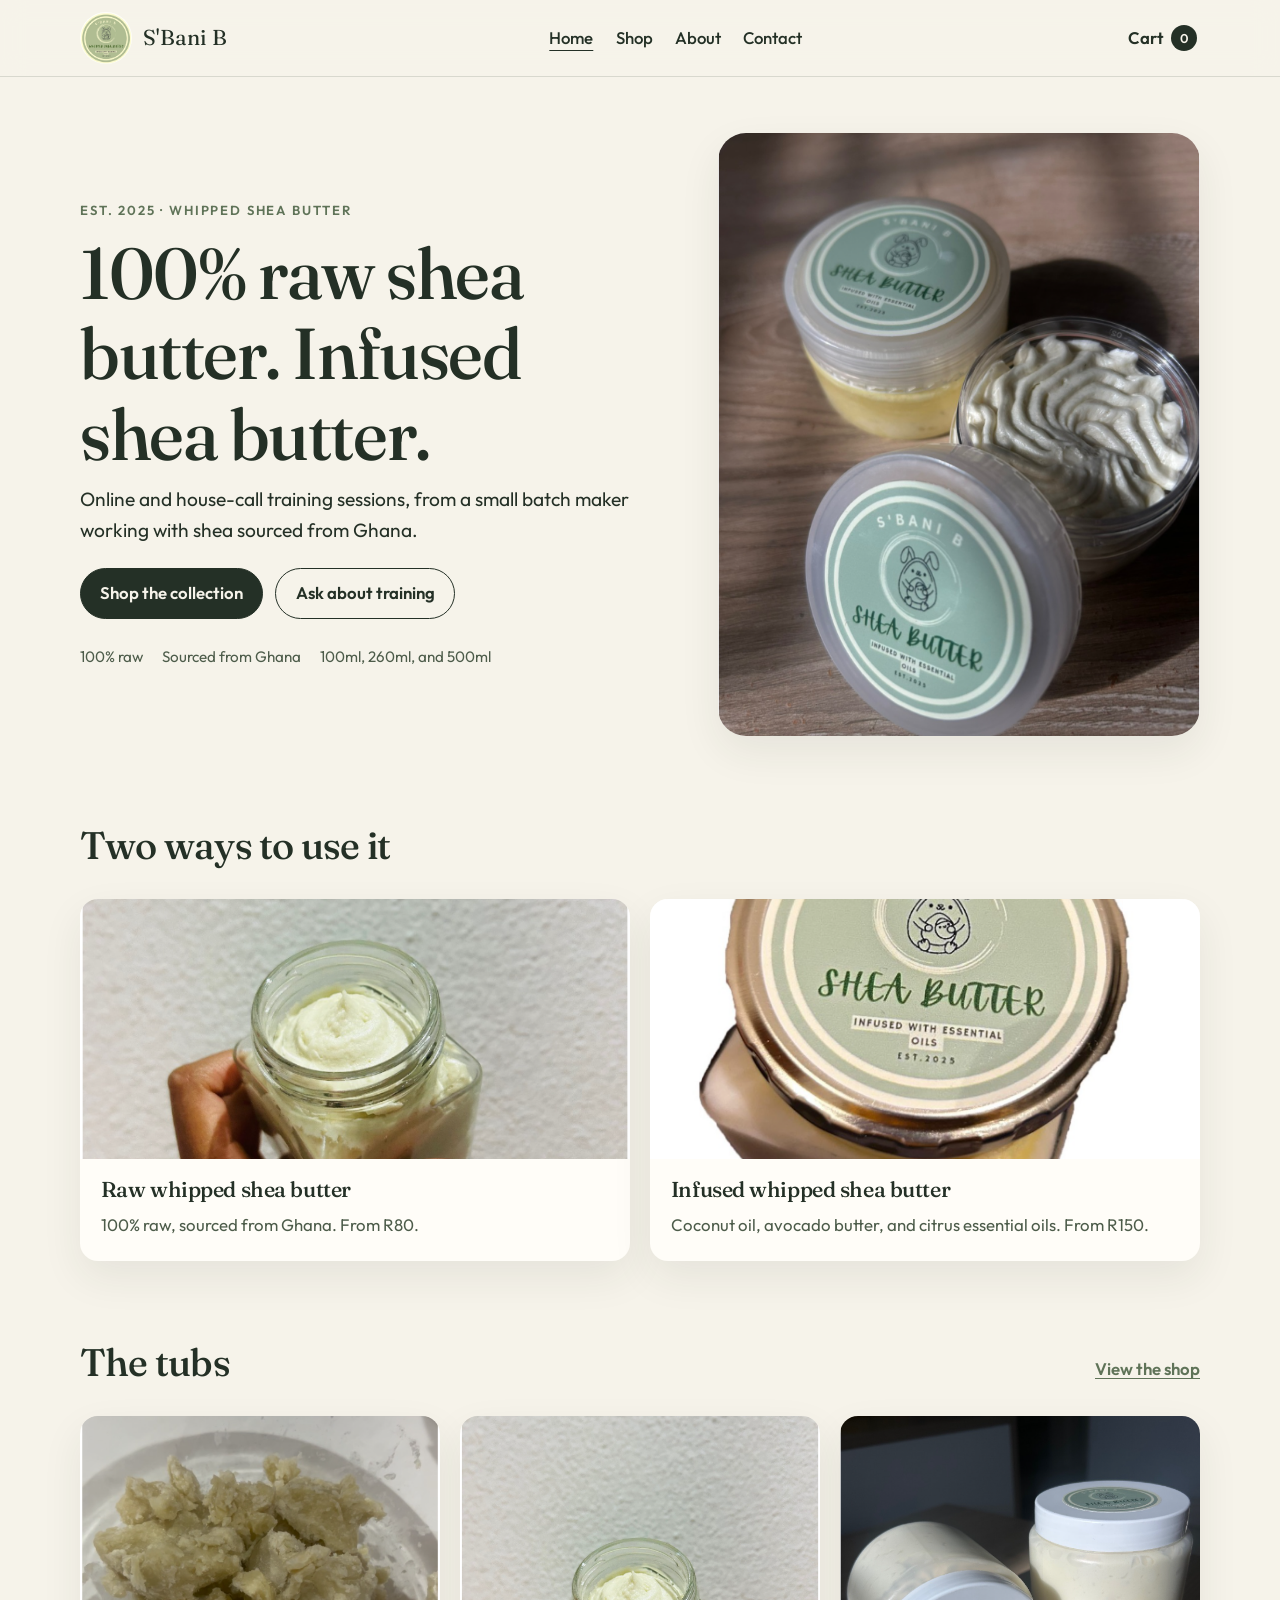
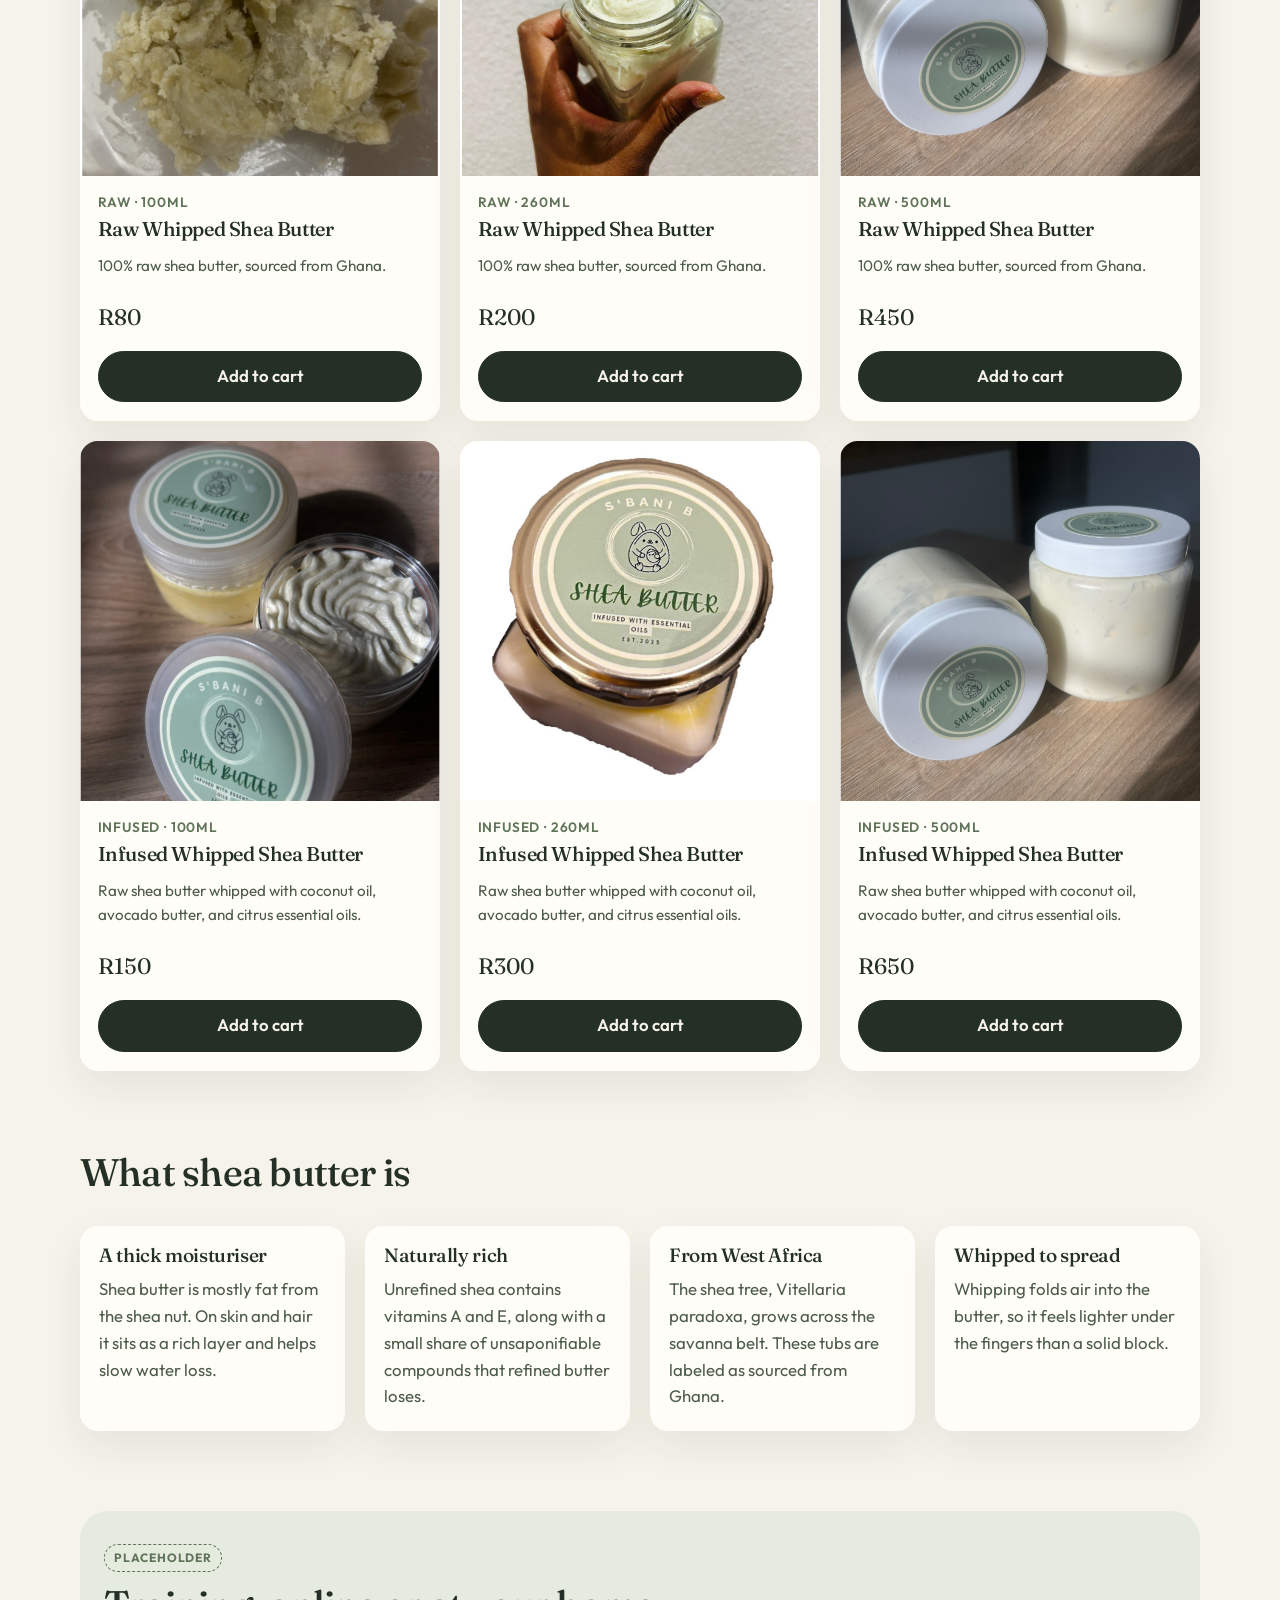
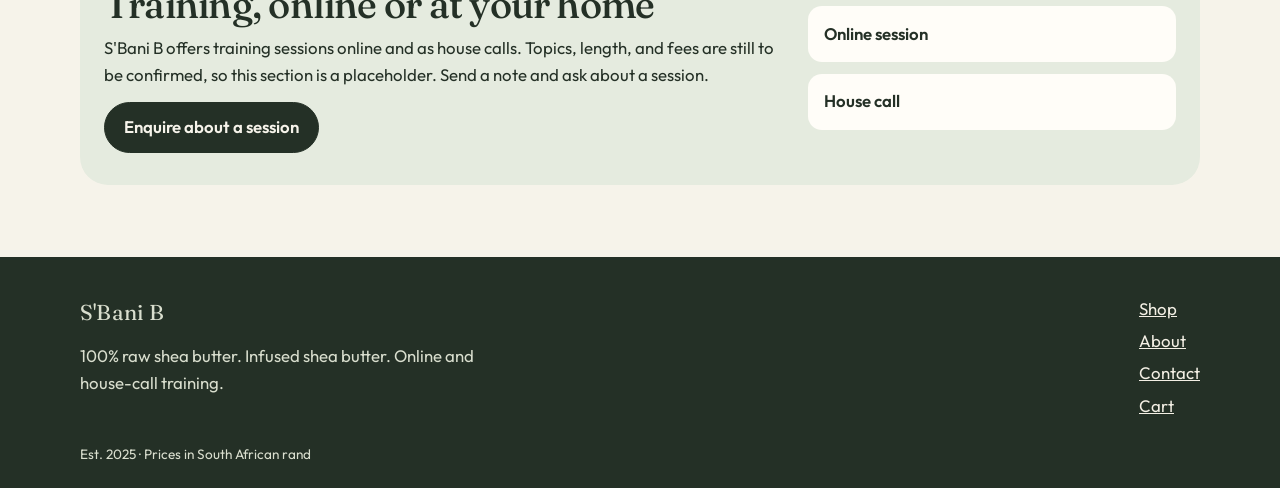
<file: index.html>
<!DOCTYPE html>
<html lang="en">
<head>
  <meta charset="utf-8">
  <meta name="viewport" content="width=device-width, initial-scale=1">
  <title>S'Bani B · Whipped shea butter</title>
  <meta name="description" content="100% raw shea butter, infused shea butter, and online or house-call training from S'Bani B.">
  <link rel="icon" href="images/logo.png">
  <link rel="preconnect" href="https://fonts.googleapis.com">
  <link rel="preconnect" href="https://fonts.gstatic.com" crossorigin>
  <link href="https://fonts.googleapis.com/css2?family=Fraunces:opsz,wght@9..144,500;9..144,600&family=Outfit:wght@400;500;600&display=swap" rel="stylesheet">
  <link rel="stylesheet" href="css/styles.css">
</head>
<body>
  <a class="skip-link" href="#main">Skip to content</a>
  <header class="site-header">
    <div class="wrap header-inner">
      <a class="brand" href="index.html">
        <img src="images/logo.png" alt="" width="52" height="52">
        <span class="brand-name">S'Bani B</span>
      </a>
      <nav id="site-nav" class="site-nav" aria-label="Primary">
        <a href="index.html" aria-current="page">Home</a>
        <a href="store.html">Shop</a>
        <a href="about.html">About</a>
        <a href="contact.html">Contact</a>
      </nav>
      <div class="header-actions">
        <a class="cart-link" href="cart.html">Cart <span class="cart-count" data-cart-count>0</span></a>
        <button class="nav-toggle" type="button" aria-expanded="false" aria-controls="site-nav">
          <span class="sr-only">Menu</span>
          <span class="nav-toggle-bar"></span>
          <span class="nav-toggle-bar"></span>
          <span class="nav-toggle-bar"></span>
        </button>
      </div>
    </div>
  </header>

  <main id="main">
    <section class="hero">
      <div class="wrap hero-grid">
        <div>
          <p class="eyebrow">Est. 2025 · Whipped shea butter</p>
          <h1>100% raw shea butter. Infused shea butter.</h1>
          <p class="lede">Online and house-call training sessions, from a small batch maker working with shea sourced from Ghana.</p>
          <div class="hero-actions">
            <a class="btn" href="store.html">Shop the collection</a>
            <a class="btn btn-ghost" href="contact.html">Ask about training</a>
          </div>
          <ul class="trust-row">
            <li>100% raw</li>
            <li>Sourced from Ghana</li>
            <li>100ml, 260ml, and 500ml</li>
          </ul>
        </div>
        <figure class="hero-photo">
          <img src="images/infused-100.png" alt="Open and closed tubs of S'Bani B whipped shea butter on a wooden surface">
        </figure>
      </div>
    </section>

    <section class="section">
      <div class="wrap">
        <div class="section-head">
          <h2>Two ways to use it</h2>
        </div>
        <div class="category-grid">
          <a class="category-card" href="store.html?category=raw">
            <img src="images/raw-260.png" alt="">
            <div>
              <h3>Raw whipped shea butter</h3>
              <p>100% raw, sourced from Ghana. From R80.</p>
            </div>
          </a>
          <a class="category-card" href="store.html?category=infused">
            <img src="images/infused-260.png" alt="">
            <div>
              <h3>Infused whipped shea butter</h3>
              <p>Coconut oil, avocado butter, and citrus essential oils. From R150.</p>
            </div>
          </a>
        </div>
      </div>
    </section>

    <section class="section">
      <div class="wrap">
        <div class="section-head">
          <h2>The tubs</h2>
          <a class="text-link" href="store.html">View the shop</a>
        </div>
        <div id="home-grid" class="product-grid"></div>
      </div>
    </section>

    <section class="section">
      <div class="wrap">
        <div class="section-head">
          <h2>What shea butter is</h2>
        </div>
        <div class="benefit-grid">
          <article class="benefit">
            <h3>A thick moisturiser</h3>
            <p>Shea butter is mostly fat from the shea nut. On skin and hair it sits as a rich layer and helps slow water loss.</p>
          </article>
          <article class="benefit">
            <h3>Naturally rich</h3>
            <p>Unrefined shea contains vitamins A and E, along with a small share of unsaponifiable compounds that refined butter loses.</p>
          </article>
          <article class="benefit">
            <h3>From West Africa</h3>
            <p>The shea tree, Vitellaria paradoxa, grows across the savanna belt. These tubs are labeled as sourced from Ghana.</p>
          </article>
          <article class="benefit">
            <h3>Whipped to spread</h3>
            <p>Whipping folds air into the butter, so it feels lighter under the fingers than a solid block.</p>
          </article>
        </div>
      </div>
    </section>

    <section class="section">
      <div class="wrap">
        <div class="band">
          <p class="placeholder-label">Placeholder</p>
          <div class="split">
            <div>
              <h2>Training, online or at your home</h2>
              <p>S'Bani B offers training sessions online and as house calls. Topics, length, and fees are still to be confirmed, so this section is a placeholder. Send a note and ask about a session.</p>
              <a class="btn" href="contact.html">Enquire about a session</a>
            </div>
            <ul class="session-list">
              <li>Online session</li>
              <li>House call</li>
            </ul>
          </div>
        </div>
      </div>
    </section>
  </main>

  <footer class="site-footer">
    <div class="wrap footer-grid">
      <div>
        <p class="brand-name">S'Bani B</p>
        <p>100% raw shea butter. Infused shea butter. Online and house-call training.</p>
      </div>
      <nav aria-label="Footer">
        <a href="store.html">Shop</a>
        <a href="about.html">About</a>
        <a href="contact.html">Contact</a>
        <a href="cart.html">Cart</a>
      </nav>
    </div>
    <div class="wrap">
      <p class="fine">Est. 2025 · Prices in South African rand</p>
    </div>
  </footer>

  <script src="js/products.js"></script>
  <script src="js/cart.js"></script>
  <script src="js/main.js"></script>
</body>
</html>
</file>
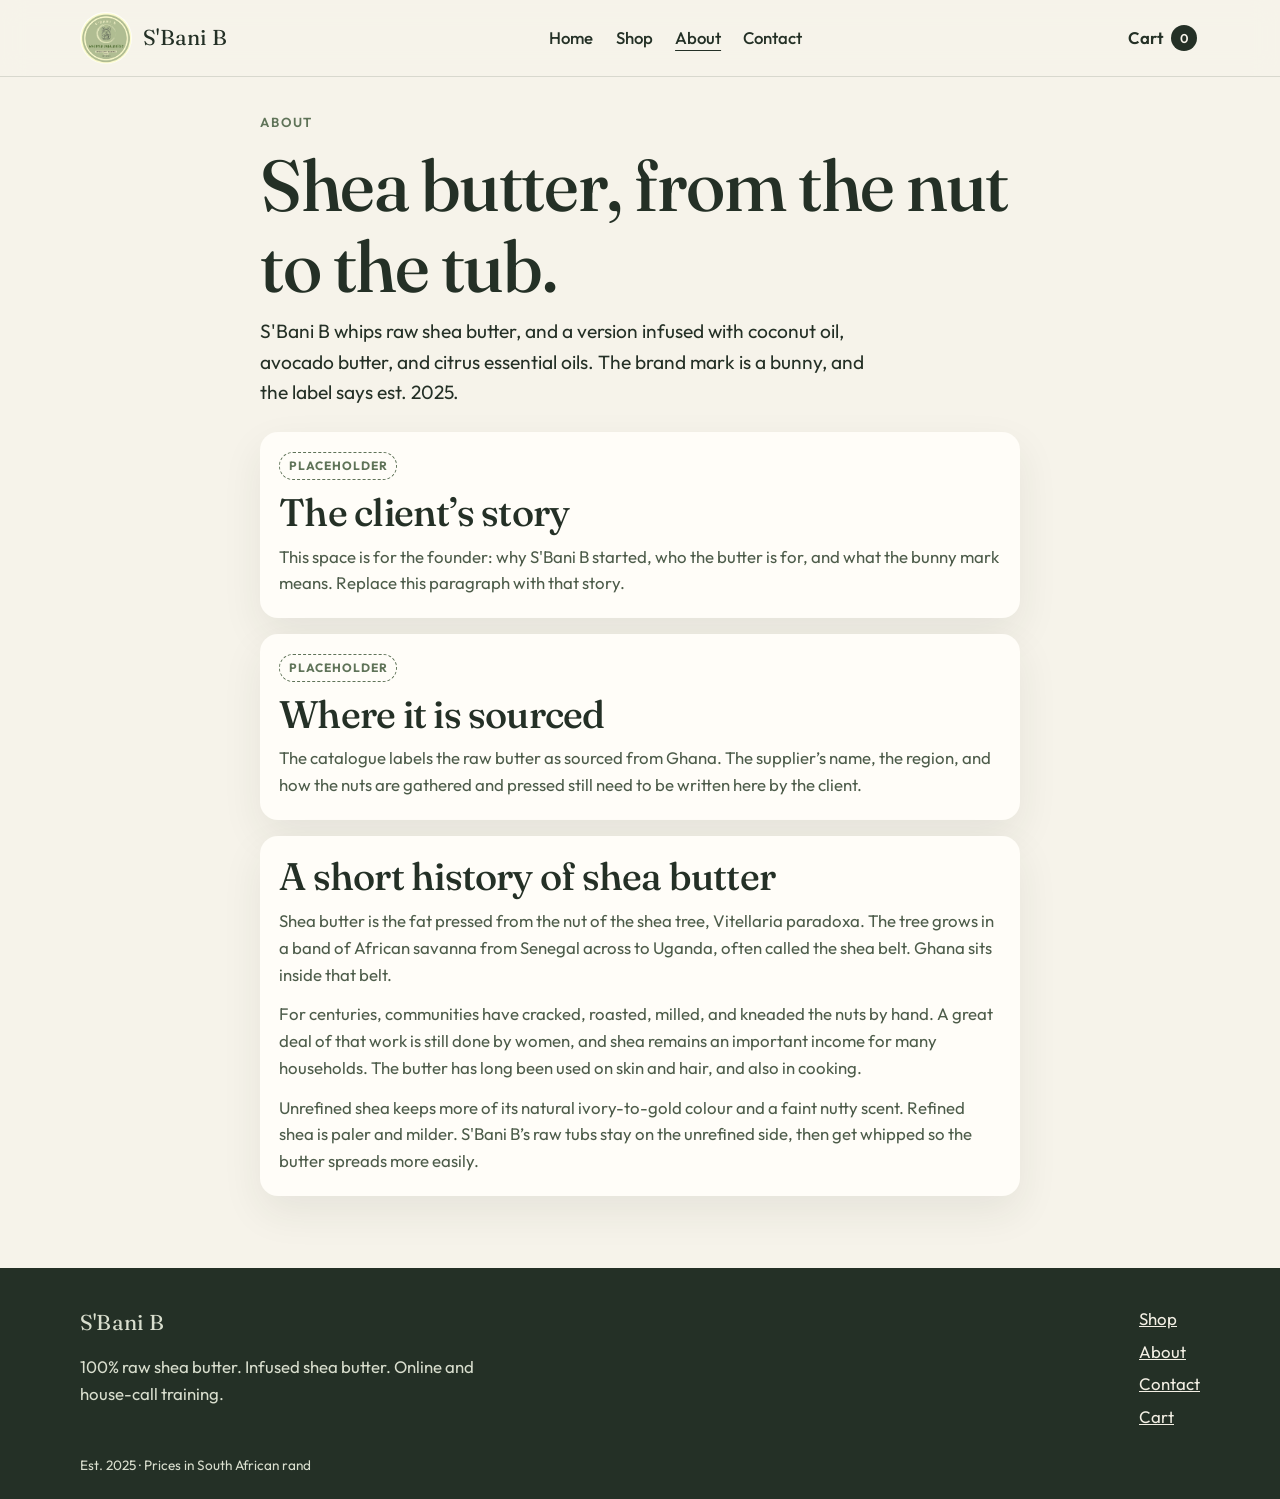
<file: about.html>
<!DOCTYPE html>
<html lang="en">
<head>
  <meta charset="utf-8">
  <meta name="viewport" content="width=device-width, initial-scale=1">
  <title>About · S'Bani B</title>
  <meta name="description" content="The S'Bani B story, where the shea butter is sourced, and a short history of shea.">
  <link rel="icon" href="images/logo.png">
  <link rel="preconnect" href="https://fonts.googleapis.com">
  <link rel="preconnect" href="https://fonts.gstatic.com" crossorigin>
  <link href="https://fonts.googleapis.com/css2?family=Fraunces:opsz,wght@9..144,500;9..144,600&family=Outfit:wght@400;500;600&display=swap" rel="stylesheet">
  <link rel="stylesheet" href="css/styles.css">
</head>
<body>
  <a class="skip-link" href="#main">Skip to content</a>
  <header class="site-header">
    <div class="wrap header-inner">
      <a class="brand" href="index.html">
        <img src="images/logo.png" alt="" width="52" height="52">
        <span class="brand-name">S'Bani B</span>
      </a>
      <nav id="site-nav" class="site-nav" aria-label="Primary">
        <a href="index.html">Home</a>
        <a href="store.html">Shop</a>
        <a href="about.html" aria-current="page">About</a>
        <a href="contact.html">Contact</a>
      </nav>
      <div class="header-actions">
        <a class="cart-link" href="cart.html">Cart <span class="cart-count" data-cart-count>0</span></a>
        <button class="nav-toggle" type="button" aria-expanded="false" aria-controls="site-nav">
          <span class="sr-only">Menu</span>
          <span class="nav-toggle-bar"></span>
          <span class="nav-toggle-bar"></span>
          <span class="nav-toggle-bar"></span>
        </button>
      </div>
    </div>
  </header>

  <main id="main" class="section page-intro">
    <div class="wrap prose">
      <p class="eyebrow">About</p>
      <h1>Shea butter, from the nut to the tub.</h1>
      <p class="lede">S'Bani B whips raw shea butter, and a version infused with coconut oil, avocado butter, and citrus essential oils. The brand mark is a bunny, and the label says est. 2025.</p>
      <div class="story-stack">
        <article class="story-block">
          <p class="placeholder-label">Placeholder</p>
          <h2>The client’s story</h2>
          <p>This space is for the founder: why S'Bani B started, who the butter is for, and what the bunny mark means. Replace this paragraph with that story.</p>
        </article>
        <article class="story-block">
          <p class="placeholder-label">Placeholder</p>
          <h2>Where it is sourced</h2>
          <p>The catalogue labels the raw butter as sourced from Ghana. The supplier’s name, the region, and how the nuts are gathered and pressed still need to be written here by the client.</p>
        </article>
        <article class="story-block">
          <h2>A short history of shea butter</h2>
          <p>Shea butter is the fat pressed from the nut of the shea tree, Vitellaria paradoxa. The tree grows in a band of African savanna from Senegal across to Uganda, often called the shea belt. Ghana sits inside that belt.</p>
          <p>For centuries, communities have cracked, roasted, milled, and kneaded the nuts by hand. A great deal of that work is still done by women, and shea remains an important income for many households. The butter has long been used on skin and hair, and also in cooking.</p>
          <p>Unrefined shea keeps more of its natural ivory-to-gold colour and a faint nutty scent. Refined shea is paler and milder. S'Bani B’s raw tubs stay on the unrefined side, then get whipped so the butter spreads more easily.</p>
        </article>
      </div>
    </div>
  </main>

  <footer class="site-footer">
    <div class="wrap footer-grid">
      <div>
        <p class="brand-name">S'Bani B</p>
        <p>100% raw shea butter. Infused shea butter. Online and house-call training.</p>
      </div>
      <nav aria-label="Footer">
        <a href="store.html">Shop</a>
        <a href="about.html">About</a>
        <a href="contact.html">Contact</a>
        <a href="cart.html">Cart</a>
      </nav>
    </div>
    <div class="wrap">
      <p class="fine">Est. 2025 · Prices in South African rand</p>
    </div>
  </footer>

  <script src="js/products.js"></script>
  <script src="js/cart.js"></script>
  <script src="js/main.js"></script>
</body>
</html>
</file>
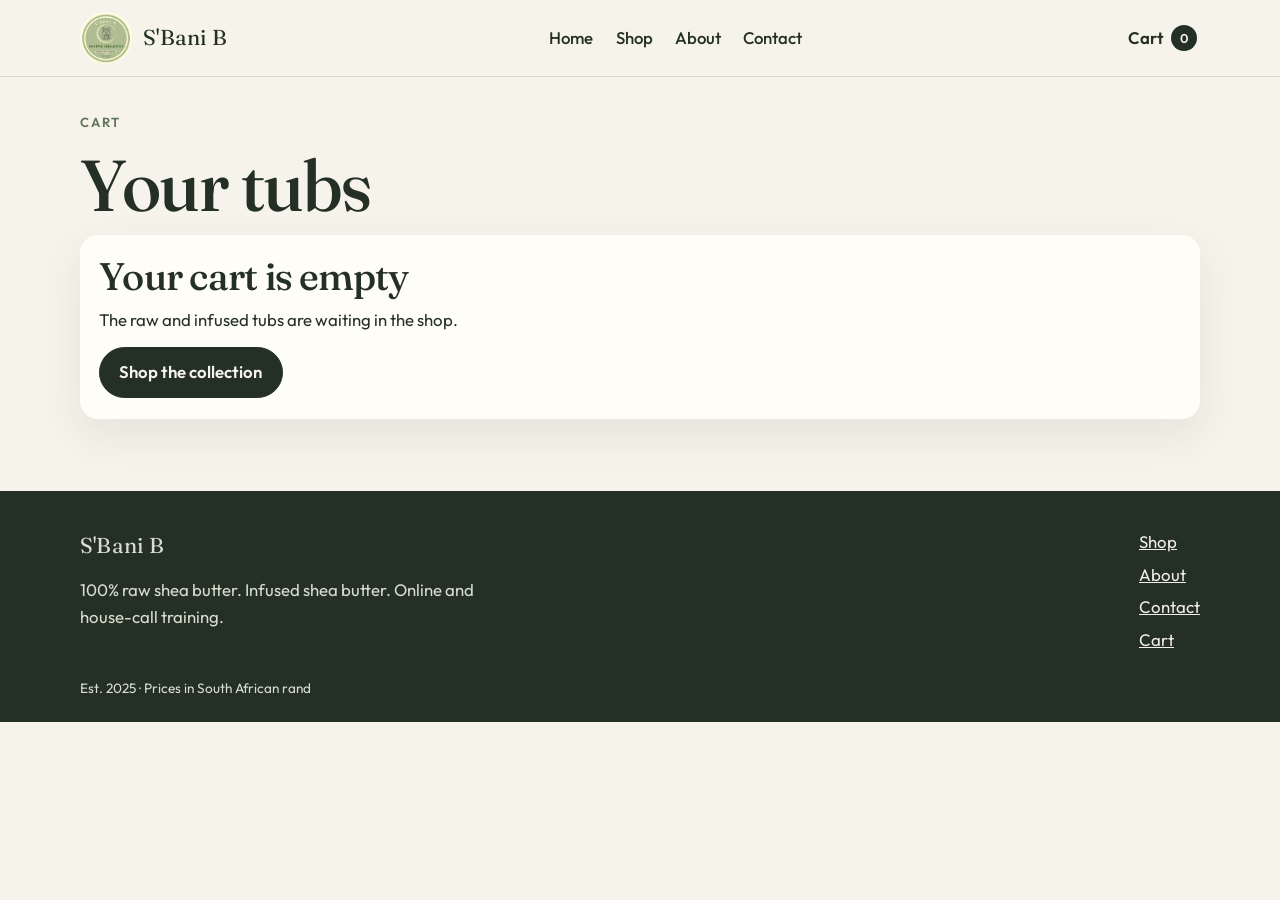
<file: cart.html>
<!DOCTYPE html>
<html lang="en">
<head>
  <meta charset="utf-8">
  <meta name="viewport" content="width=device-width, initial-scale=1">
  <title>Cart · S'Bani B</title>
  <meta name="description" content="Review your S'Bani B shea butter order.">
  <link rel="icon" href="images/logo.png">
  <link rel="preconnect" href="https://fonts.googleapis.com">
  <link rel="preconnect" href="https://fonts.gstatic.com" crossorigin>
  <link href="https://fonts.googleapis.com/css2?family=Fraunces:opsz,wght@9..144,500;9..144,600&family=Outfit:wght@400;500;600&display=swap" rel="stylesheet">
  <link rel="stylesheet" href="css/styles.css">
</head>
<body>
  <a class="skip-link" href="#main">Skip to content</a>
  <header class="site-header">
    <div class="wrap header-inner">
      <a class="brand" href="index.html">
        <img src="images/logo.png" alt="" width="52" height="52">
        <span class="brand-name">S'Bani B</span>
      </a>
      <nav id="site-nav" class="site-nav" aria-label="Primary">
        <a href="index.html">Home</a>
        <a href="store.html">Shop</a>
        <a href="about.html">About</a>
        <a href="contact.html">Contact</a>
      </nav>
      <div class="header-actions">
        <a class="cart-link" href="cart.html" aria-current="page">Cart <span class="cart-count" data-cart-count>0</span></a>
        <button class="nav-toggle" type="button" aria-expanded="false" aria-controls="site-nav">
          <span class="sr-only">Menu</span>
          <span class="nav-toggle-bar"></span>
          <span class="nav-toggle-bar"></span>
          <span class="nav-toggle-bar"></span>
        </button>
      </div>
    </div>
  </header>

  <main id="main" class="section page-intro">
    <div class="wrap">
      <p class="eyebrow">Cart</p>
      <h1>Your tubs</h1>
      <div id="cart-root"></div>
    </div>
  </main>

  <footer class="site-footer">
    <div class="wrap footer-grid">
      <div>
        <p class="brand-name">S'Bani B</p>
        <p>100% raw shea butter. Infused shea butter. Online and house-call training.</p>
      </div>
      <nav aria-label="Footer">
        <a href="store.html">Shop</a>
        <a href="about.html">About</a>
        <a href="contact.html">Contact</a>
        <a href="cart.html">Cart</a>
      </nav>
    </div>
    <div class="wrap">
      <p class="fine">Est. 2025 · Prices in South African rand</p>
    </div>
  </footer>

  <script src="js/products.js"></script>
  <script src="js/cart.js"></script>
  <script src="js/main.js"></script>
</body>
</html>
</file>
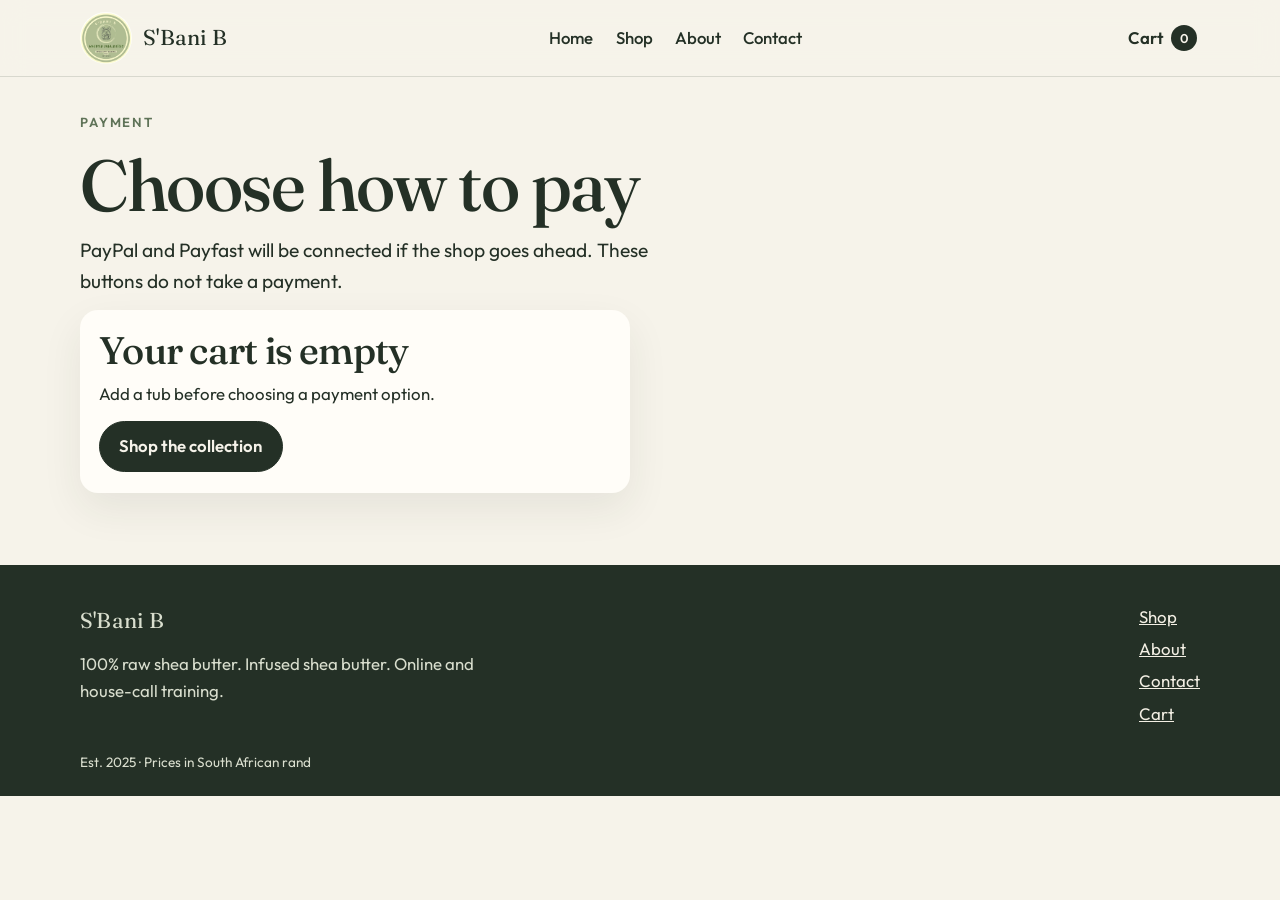
<file: checkout.html>
<!DOCTYPE html>
<html lang="en">
<head>
  <meta charset="utf-8">
  <meta name="viewport" content="width=device-width, initial-scale=1">
  <title>Payment · S'Bani B</title>
  <meta name="description" content="Placeholder PayPal and Payfast checkout for S'Bani B.">
  <link rel="icon" href="images/logo.png">
  <link rel="preconnect" href="https://fonts.googleapis.com">
  <link rel="preconnect" href="https://fonts.gstatic.com" crossorigin>
  <link href="https://fonts.googleapis.com/css2?family=Fraunces:opsz,wght@9..144,500;9..144,600&family=Outfit:wght@400;500;600&display=swap" rel="stylesheet">
  <link rel="stylesheet" href="css/styles.css">
</head>
<body>
  <a class="skip-link" href="#main">Skip to content</a>
  <header class="site-header">
    <div class="wrap header-inner">
      <a class="brand" href="index.html">
        <img src="images/logo.png" alt="" width="52" height="52">
        <span class="brand-name">S'Bani B</span>
      </a>
      <nav id="site-nav" class="site-nav" aria-label="Primary">
        <a href="index.html">Home</a>
        <a href="store.html">Shop</a>
        <a href="about.html">About</a>
        <a href="contact.html">Contact</a>
      </nav>
      <div class="header-actions">
        <a class="cart-link" href="cart.html">Cart <span class="cart-count" data-cart-count>0</span></a>
        <button class="nav-toggle" type="button" aria-expanded="false" aria-controls="site-nav">
          <span class="sr-only">Menu</span>
          <span class="nav-toggle-bar"></span>
          <span class="nav-toggle-bar"></span>
          <span class="nav-toggle-bar"></span>
        </button>
      </div>
    </div>
  </header>

  <main id="main" class="section page-intro">
    <div class="wrap">
      <p class="eyebrow">Payment</p>
      <h1>Choose how to pay</h1>
      <p class="lede">PayPal and Payfast will be connected if the shop goes ahead. These buttons do not take a payment.</p>
      <div class="checkout-layout">
        <div id="checkout-summary"></div>
        <div id="pay-actions" class="pay-actions">
          <h2>Pay with</h2>
          <button type="button" class="btn btn-paypal" data-pay="paypal">Pay with PayPal</button>
          <button type="button" class="btn btn-payfast" data-pay="payfast">Pay with Payfast</button>
          <p id="payment-note" class="payment-note" hidden tabindex="-1"></p>
        </div>
      </div>
    </div>
  </main>

  <footer class="site-footer">
    <div class="wrap footer-grid">
      <div>
        <p class="brand-name">S'Bani B</p>
        <p>100% raw shea butter. Infused shea butter. Online and house-call training.</p>
      </div>
      <nav aria-label="Footer">
        <a href="store.html">Shop</a>
        <a href="about.html">About</a>
        <a href="contact.html">Contact</a>
        <a href="cart.html">Cart</a>
      </nav>
    </div>
    <div class="wrap">
      <p class="fine">Est. 2025 · Prices in South African rand</p>
    </div>
  </footer>

  <script src="js/products.js"></script>
  <script src="js/cart.js"></script>
  <script src="js/main.js"></script>
</body>
</html>
</file>
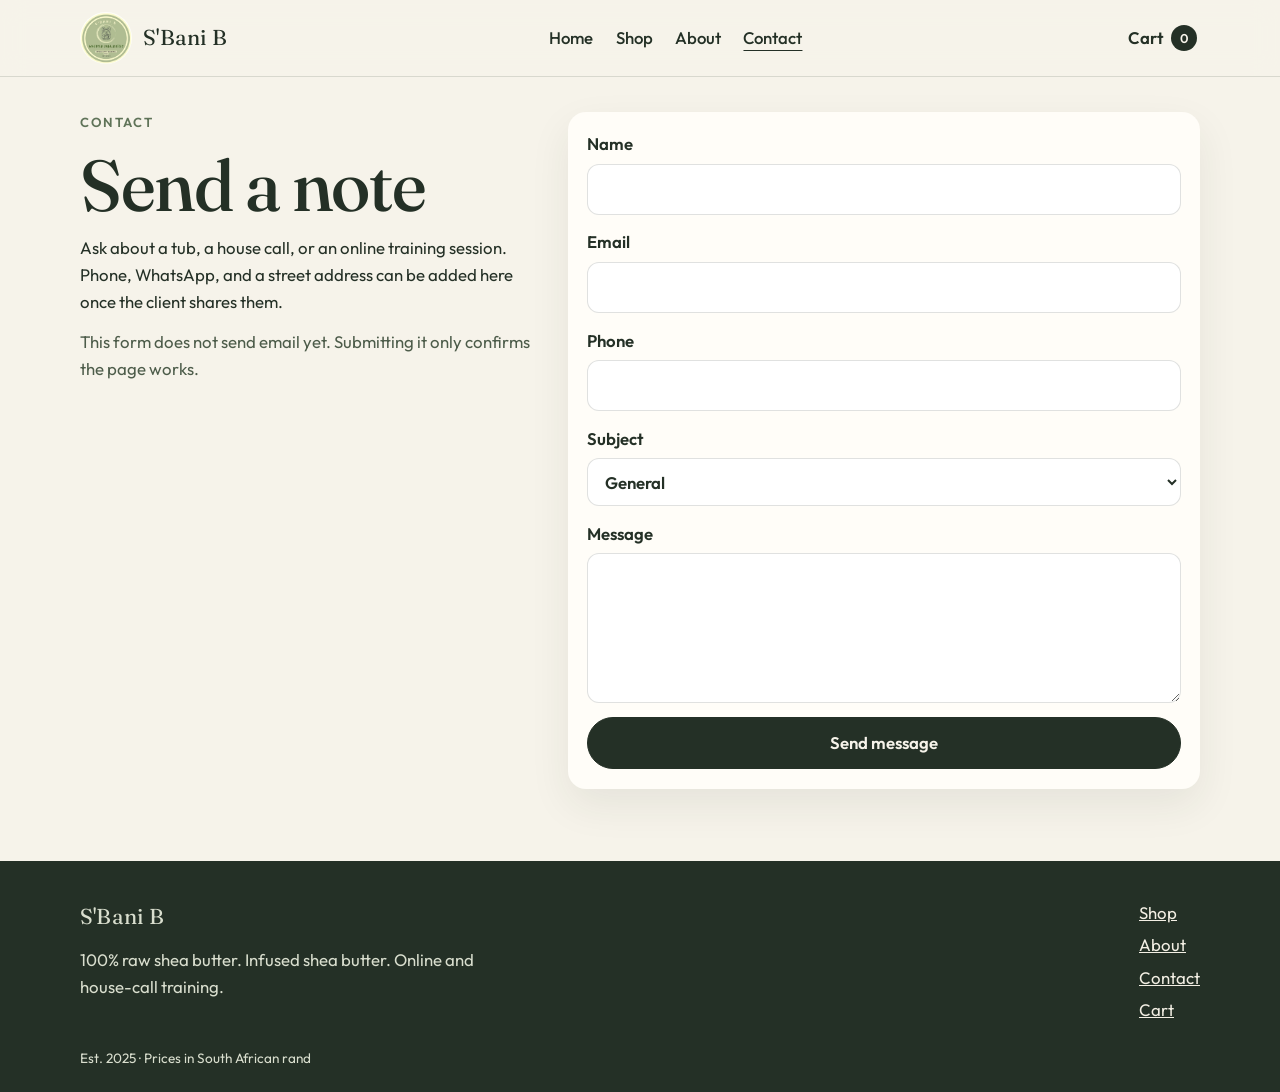
<file: contact.html>
<!DOCTYPE html>
<html lang="en">
<head>
  <meta charset="utf-8">
  <meta name="viewport" content="width=device-width, initial-scale=1">
  <title>Contact · S'Bani B</title>
  <meta name="description" content="Contact S'Bani B about an order or a training session.">
  <link rel="icon" href="images/logo.png">
  <link rel="preconnect" href="https://fonts.googleapis.com">
  <link rel="preconnect" href="https://fonts.gstatic.com" crossorigin>
  <link href="https://fonts.googleapis.com/css2?family=Fraunces:opsz,wght@9..144,500;9..144,600&family=Outfit:wght@400;500;600&display=swap" rel="stylesheet">
  <link rel="stylesheet" href="css/styles.css">
</head>
<body>
  <a class="skip-link" href="#main">Skip to content</a>
  <header class="site-header">
    <div class="wrap header-inner">
      <a class="brand" href="index.html">
        <img src="images/logo.png" alt="" width="52" height="52">
        <span class="brand-name">S'Bani B</span>
      </a>
      <nav id="site-nav" class="site-nav" aria-label="Primary">
        <a href="index.html">Home</a>
        <a href="store.html">Shop</a>
        <a href="about.html">About</a>
        <a href="contact.html" aria-current="page">Contact</a>
      </nav>
      <div class="header-actions">
        <a class="cart-link" href="cart.html">Cart <span class="cart-count" data-cart-count>0</span></a>
        <button class="nav-toggle" type="button" aria-expanded="false" aria-controls="site-nav">
          <span class="sr-only">Menu</span>
          <span class="nav-toggle-bar"></span>
          <span class="nav-toggle-bar"></span>
          <span class="nav-toggle-bar"></span>
        </button>
      </div>
    </div>
  </header>

  <main id="main" class="section page-intro">
    <div class="wrap contact-layout">
      <div>
        <p class="eyebrow">Contact</p>
        <h1>Send a note</h1>
        <p>Ask about a tub, a house call, or an online training session. Phone, WhatsApp, and a street address can be added here once the client shares them.</p>
        <p class="muted">This form does not send email yet. Submitting it only confirms the page works.</p>
      </div>
      <form id="contact-form" class="form-card">
        <label>
          Name
          <input name="name" type="text" autocomplete="name" required>
        </label>
        <label>
          Email
          <input name="email" type="email" autocomplete="email" required>
        </label>
        <label>
          Phone
          <input name="phone" type="tel" autocomplete="tel">
        </label>
        <label>
          Subject
          <select name="subject" required>
            <option value="general">General</option>
            <option value="order">Order</option>
            <option value="training">Training session</option>
          </select>
        </label>
        <label>
          Message
          <textarea name="message" required></textarea>
        </label>
        <button class="btn" type="submit">Send message</button>
        <p id="contact-thanks" class="thanks" hidden tabindex="-1"></p>
      </form>
    </div>
  </main>

  <footer class="site-footer">
    <div class="wrap footer-grid">
      <div>
        <p class="brand-name">S'Bani B</p>
        <p>100% raw shea butter. Infused shea butter. Online and house-call training.</p>
      </div>
      <nav aria-label="Footer">
        <a href="store.html">Shop</a>
        <a href="about.html">About</a>
        <a href="contact.html">Contact</a>
        <a href="cart.html">Cart</a>
      </nav>
    </div>
    <div class="wrap">
      <p class="fine">Est. 2025 · Prices in South African rand</p>
    </div>
  </footer>

  <script src="js/products.js"></script>
  <script src="js/cart.js"></script>
  <script src="js/main.js"></script>
</body>
</html>
</file>
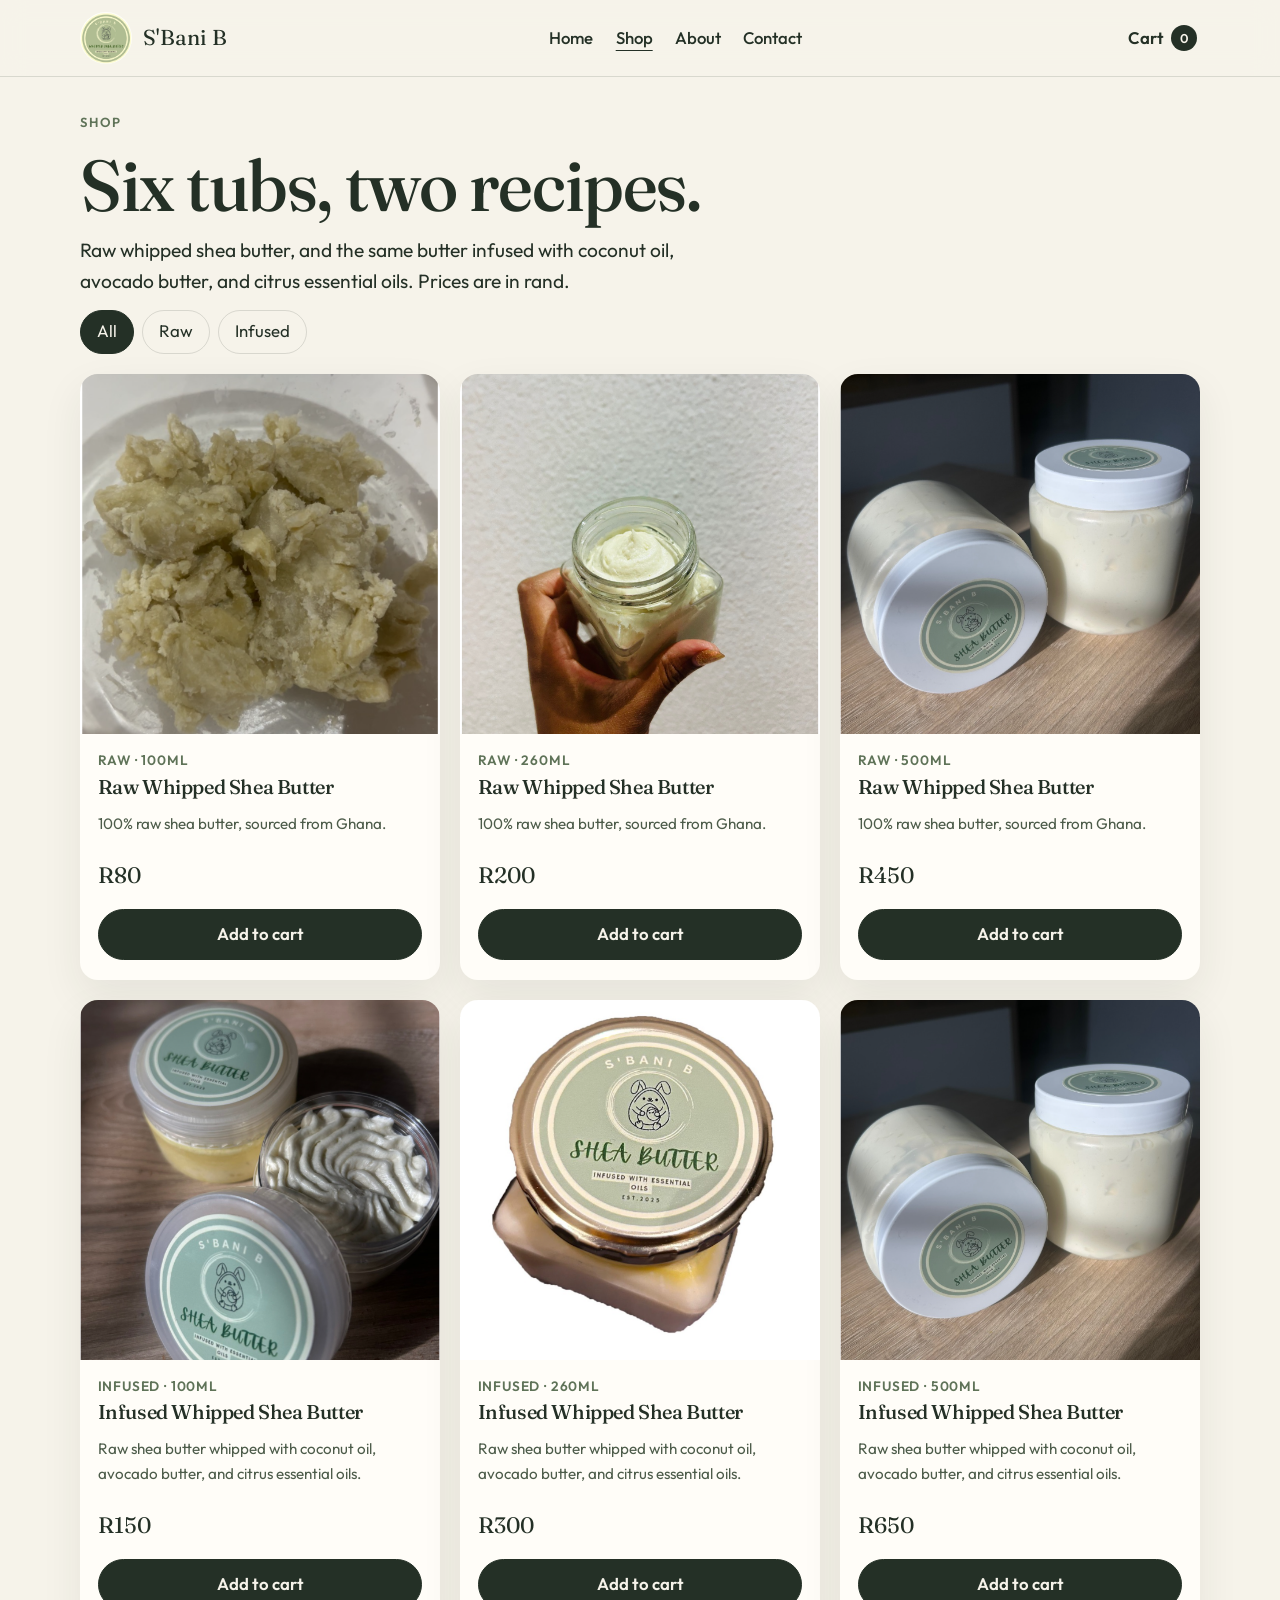
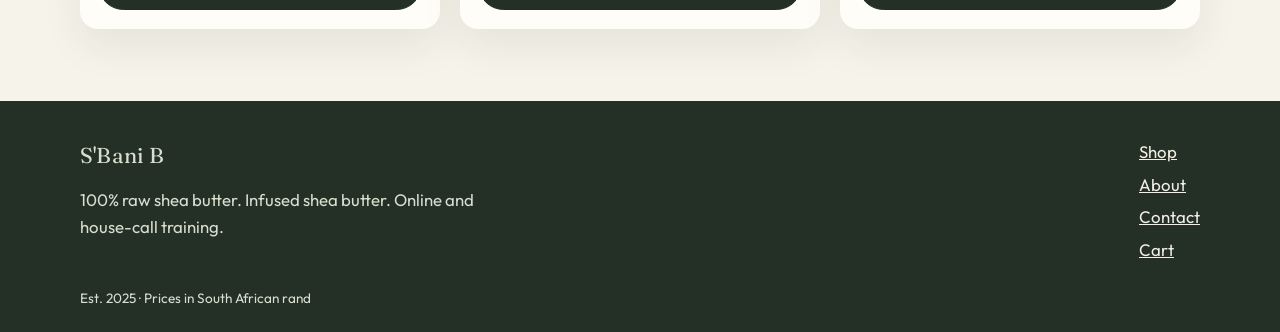
<file: store.html>
<!DOCTYPE html>
<html lang="en">
<head>
  <meta charset="utf-8">
  <meta name="viewport" content="width=device-width, initial-scale=1">
  <title>Shop · S'Bani B</title>
  <meta name="description" content="Raw and infused whipped shea butter in 100ml, 260ml, and 500ml tubs.">
  <link rel="icon" href="images/logo.png">
  <link rel="preconnect" href="https://fonts.googleapis.com">
  <link rel="preconnect" href="https://fonts.gstatic.com" crossorigin>
  <link href="https://fonts.googleapis.com/css2?family=Fraunces:opsz,wght@9..144,500;9..144,600&family=Outfit:wght@400;500;600&display=swap" rel="stylesheet">
  <link rel="stylesheet" href="css/styles.css">
</head>
<body>
  <a class="skip-link" href="#main">Skip to content</a>
  <header class="site-header">
    <div class="wrap header-inner">
      <a class="brand" href="index.html">
        <img src="images/logo.png" alt="" width="52" height="52">
        <span class="brand-name">S'Bani B</span>
      </a>
      <nav id="site-nav" class="site-nav" aria-label="Primary">
        <a href="index.html">Home</a>
        <a href="store.html" aria-current="page">Shop</a>
        <a href="about.html">About</a>
        <a href="contact.html">Contact</a>
      </nav>
      <div class="header-actions">
        <a class="cart-link" href="cart.html">Cart <span class="cart-count" data-cart-count>0</span></a>
        <button class="nav-toggle" type="button" aria-expanded="false" aria-controls="site-nav">
          <span class="sr-only">Menu</span>
          <span class="nav-toggle-bar"></span>
          <span class="nav-toggle-bar"></span>
          <span class="nav-toggle-bar"></span>
        </button>
      </div>
    </div>
  </header>

  <main id="main" class="section page-intro">
    <div class="wrap">
      <p class="eyebrow">Shop</p>
      <h1>Six tubs, two recipes.</h1>
      <p class="lede">Raw whipped shea butter, and the same butter infused with coconut oil, avocado butter, and citrus essential oils. Prices are in rand.</p>
      <div class="filters" role="group" aria-label="Filter by category">
        <button type="button" class="filter-btn is-active" data-filter="all">All</button>
        <button type="button" class="filter-btn" data-filter="raw">Raw</button>
        <button type="button" class="filter-btn" data-filter="infused">Infused</button>
      </div>
      <div id="store-grid" class="product-grid"></div>
    </div>
  </main>

  <footer class="site-footer">
    <div class="wrap footer-grid">
      <div>
        <p class="brand-name">S'Bani B</p>
        <p>100% raw shea butter. Infused shea butter. Online and house-call training.</p>
      </div>
      <nav aria-label="Footer">
        <a href="store.html">Shop</a>
        <a href="about.html">About</a>
        <a href="contact.html">Contact</a>
        <a href="cart.html">Cart</a>
      </nav>
    </div>
    <div class="wrap">
      <p class="fine">Est. 2025 · Prices in South African rand</p>
    </div>
  </footer>

  <script src="js/products.js"></script>
  <script src="js/cart.js"></script>
  <script src="js/main.js"></script>
</body>
</html>
</file>
<file: css/styles.css>
:root {
  --sage: #8fa387;
  --sage-deep: #5f7358;
  --sage-soft: #e5ebdf;
  --ink: #243026;
  --muted: #4d5c4a;
  --cream: #f6f3ea;
  --ivory: #fffdf8;
  --line: rgba(36, 48, 38, 0.14);
  --shadow: 0 16px 40px rgba(36, 48, 38, 0.08);
  --serif: "Fraunces", Georgia, "Times New Roman", serif;
  --sans: "Outfit", "Segoe UI", sans-serif;
  --radius: 18px;
}

*,
*::before,
*::after {
  box-sizing: border-box;
}

html {
  scroll-behavior: smooth;
}

body {
  margin: 0;
  background: var(--cream);
  color: var(--ink);
  font-family: var(--sans);
  font-size: 1.05rem;
  line-height: 1.6;
}

img {
  max-width: 100%;
  display: block;
}

a {
  color: inherit;
}

button,
input,
select,
textarea {
  font: inherit;
  color: inherit;
}

[hidden] {
  display: none !important;
}

h1,
h2,
h3 {
  font-family: var(--serif);
  font-weight: 500;
  letter-spacing: -0.02em;
  line-height: 1.12;
  margin: 0 0 0.6rem;
}

h1 {
  font-size: clamp(2.5rem, 6vw, 4.5rem);
}

h2 {
  font-size: clamp(1.8rem, 3vw, 2.5rem);
}

h3 {
  font-size: 1.35rem;
}

p {
  margin: 0 0 0.8rem;
}

.sr-only {
  position: absolute;
  width: 1px;
  height: 1px;
  padding: 0;
  margin: -1px;
  overflow: hidden;
  clip: rect(0, 0, 0, 0);
  white-space: nowrap;
  border: 0;
}

.skip-link {
  position: absolute;
  left: 1rem;
  top: -4rem;
  background: var(--ink);
  color: var(--cream);
  padding: 0.6rem 1rem;
  z-index: 30;
}

.skip-link:focus {
  top: 1rem;
}

.wrap {
  width: min(1120px, calc(100% - 2rem));
  margin-inline: auto;
}

.eyebrow {
  margin: 0 0 0.75rem;
  font-size: 0.82rem;
  font-weight: 600;
  letter-spacing: 0.14em;
  text-transform: uppercase;
  color: var(--sage-deep);
}

.lede {
  font-size: 1.2rem;
  max-width: 38rem;
}

.muted {
  color: var(--muted);
}

.site-header {
  position: sticky;
  top: 0;
  z-index: 20;
  background: rgba(246, 243, 234, 0.92);
  backdrop-filter: blur(12px);
  border-bottom: 1px solid var(--line);
}

.header-inner {
  display: grid;
  grid-template-columns: auto 1fr auto;
  align-items: center;
  gap: 1rem;
  min-height: 76px;
}

.brand {
  display: flex;
  align-items: center;
  gap: 0.7rem;
  text-decoration: none;
}

.brand img {
  width: 52px;
  height: 52px;
  border-radius: 50%;
}

.brand-name {
  font-family: var(--serif);
  font-size: 1.35rem;
  letter-spacing: 0.01em;
}

.site-nav {
  display: flex;
  justify-content: center;
  gap: 1.4rem;
}

.site-nav a {
  text-decoration: none;
  font-weight: 500;
  min-height: 44px;
  display: inline-flex;
  align-items: center;
}

.site-nav a[aria-current="page"] {
  text-decoration: underline;
  text-underline-offset: 0.35em;
}

.header-actions {
  display: flex;
  align-items: center;
  gap: 0.4rem;
}

.cart-link {
  display: inline-flex;
  align-items: center;
  gap: 0.45rem;
  min-height: 44px;
  padding: 0 0.2rem;
  text-decoration: none;
  font-weight: 600;
}

.cart-count {
  min-width: 1.6rem;
  height: 1.6rem;
  border-radius: 999px;
  display: inline-grid;
  place-items: center;
  background: var(--ink);
  color: var(--cream);
  font-size: 0.8rem;
}

.nav-toggle {
  display: none;
  width: 44px;
  height: 44px;
  border: 0;
  background: transparent;
  padding: 10px;
  cursor: pointer;
}

.nav-toggle-bar {
  display: block;
  height: 2px;
  margin: 5px 0;
  background: var(--ink);
}

.btn {
  display: inline-flex;
  align-items: center;
  justify-content: center;
  min-height: 48px;
  padding: 0.7rem 1.2rem;
  border-radius: 999px;
  border: 1px solid var(--ink);
  background: var(--ink);
  color: var(--cream);
  text-decoration: none;
  font-weight: 600;
  cursor: pointer;
}

.btn:hover {
  background: #1a261c;
}

.btn.is-added {
  background: var(--sage-deep);
  border-color: var(--sage-deep);
}

.btn-ghost {
  background: transparent;
  color: var(--ink);
}

.btn-ghost:hover {
  background: rgba(36, 48, 38, 0.06);
}

.btn-paypal {
  background: #ffc439;
  border-color: #ffc439;
  color: #003087;
}

.btn-paypal:hover {
  background: #f2b422;
}

.btn-payfast {
  background: #0078c8;
  border-color: #0078c8;
  color: #fff;
}

.btn-payfast:hover {
  background: #0064a8;
}

.text-btn,
.text-link {
  background: none;
  border: 0;
  padding: 0.4rem 0;
  min-height: 44px;
  color: var(--sage-deep);
  font-weight: 600;
  cursor: pointer;
  text-decoration: underline;
  text-underline-offset: 0.2em;
}

:focus-visible {
  outline: 2px solid var(--ink);
  outline-offset: 3px;
}

.hero {
  padding: 1rem 0 2rem;
}

.hero-grid {
  display: grid;
  grid-template-columns: 1.1fr 0.9fr;
  gap: 3rem;
  align-items: center;
  padding: 2.5rem 0 1rem;
}

.hero-photo {
  margin: 0;
  background: var(--ivory);
  border-radius: 28px;
  overflow: hidden;
  box-shadow: var(--shadow);
}

.hero-photo img {
  width: 100%;
  aspect-ratio: 4 / 5;
  object-fit: cover;
}

.hero-actions {
  display: flex;
  flex-wrap: wrap;
  gap: 0.75rem;
  margin-top: 1.4rem;
}

.trust-row {
  display: flex;
  flex-wrap: wrap;
  gap: 0.6rem 1.2rem;
  margin: 1.6rem 0 0;
  padding: 0;
  list-style: none;
  color: var(--muted);
  font-size: 0.95rem;
}

.section {
  padding: 2.5rem 0;
}

.section-head {
  display: flex;
  justify-content: space-between;
  align-items: end;
  gap: 1rem;
  margin-bottom: 1.4rem;
}

.category-grid,
.benefit-grid,
.product-grid,
.split,
.contact-layout,
.cart-layout {
  display: grid;
  gap: 1.25rem;
}

.category-grid {
  grid-template-columns: 1fr 1fr;
}

.category-card {
  display: grid;
  background: var(--ivory);
  border-radius: var(--radius);
  overflow: hidden;
  text-decoration: none;
  box-shadow: var(--shadow);
  min-height: 100%;
}

.category-card img {
  width: 100%;
  height: 260px;
  object-fit: cover;
}

.category-card div {
  padding: 1.2rem 1.3rem 1.4rem;
}

.category-card p {
  margin: 0;
  color: var(--muted);
}

.product-grid {
  grid-template-columns: repeat(3, 1fr);
}

.product-card {
  background: var(--ivory);
  border-radius: var(--radius);
  overflow: hidden;
  box-shadow: var(--shadow);
  display: flex;
  flex-direction: column;
}

.product-media {
  position: relative;
  aspect-ratio: 1;
  width: 100%;
  overflow: hidden;
  background: #efeae0;
  flex: none;
}

.product-media img {
  position: absolute;
  inset: 0;
  width: 100%;
  height: 100%;
  object-fit: cover;
  object-position: center;
}

.product-body {
  padding: 1rem 1.1rem 1.2rem;
  display: flex;
  flex-direction: column;
  gap: 0.25rem;
  flex: 1;
}

.product-body h3 {
  font-size: 1.25rem;
}

.product-meta {
  margin: 0;
  font-size: 0.85rem;
  letter-spacing: 0.06em;
  text-transform: uppercase;
  color: var(--sage-deep);
  font-weight: 600;
}

.product-summary {
  color: var(--muted);
  font-size: 0.95rem;
  flex: 1;
}

.price {
  font-family: var(--serif);
  font-size: 1.4rem;
  margin: 0.3rem 0 0.7rem;
}

.product-body .btn {
  width: 100%;
}

.benefit-grid {
  grid-template-columns: repeat(4, 1fr);
}

.benefit,
.story-block,
.summary,
.form-card,
.empty-state {
  background: var(--ivory);
  border-radius: var(--radius);
  padding: 1.2rem 1.2rem 1.3rem;
  box-shadow: var(--shadow);
}

.benefit h3 {
  font-size: 1.2rem;
}

.benefit p,
.story-block p {
  color: var(--muted);
}

.benefit p,
.story-block p:last-child {
  margin-bottom: 0;
}

.story-block .placeholder-label {
  color: var(--sage-deep);
}

.band {
  background: var(--sage-soft);
  border-radius: 28px;
  padding: 2rem 1.5rem;
}

.split {
  grid-template-columns: 1.3fr 0.7fr;
  align-items: center;
}

.session-list {
  display: grid;
  gap: 0.75rem;
  margin: 0;
  padding: 0;
  list-style: none;
}

.session-list li {
  background: var(--ivory);
  border-radius: 14px;
  padding: 0.9rem 1rem;
  font-weight: 600;
}

.placeholder-label {
  display: inline-block;
  margin: 0 0 0.7rem;
  padding: 0.2rem 0.55rem;
  border: 1px dashed var(--sage-deep);
  border-radius: 999px;
  font-size: 0.75rem;
  font-weight: 700;
  letter-spacing: 0.08em;
  text-transform: uppercase;
  color: var(--sage-deep);
}

.prose {
  width: min(760px, 100%);
}

.story-stack {
  display: grid;
  gap: 1rem;
  margin-top: 1.5rem;
}

.filters {
  display: flex;
  flex-wrap: wrap;
  gap: 0.5rem;
  margin: 0 0 1.3rem;
}

.filter-btn {
  min-height: 44px;
  padding: 0.35rem 1rem;
  border-radius: 999px;
  border: 1px solid var(--line);
  background: transparent;
  cursor: pointer;
}

.filter-btn.is-active {
  background: var(--ink);
  color: var(--cream);
  border-color: var(--ink);
}

.page-intro {
  padding-top: 2.2rem;
}

.cart-layout {
  grid-template-columns: 1.4fr 0.8fr;
  align-items: start;
}

.cart-line {
  display: grid;
  grid-template-columns: 96px 1fr auto;
  gap: 1rem;
  align-items: center;
  padding: 1rem 0;
  border-bottom: 1px solid var(--line);
}

.cart-line img {
  width: 96px;
  height: 96px;
  object-fit: cover;
  border-radius: 12px;
  background: #efeae0;
}

.cart-line h2 {
  font-size: 1.25rem;
  margin-bottom: 0.2rem;
}

.line-total {
  font-family: var(--serif);
  font-size: 1.3rem;
  margin: 0;
}

.qty {
  display: inline-flex;
  align-items: center;
  gap: 0.35rem;
  margin: 0.45rem 0;
}

.qty button {
  width: 44px;
  height: 44px;
  border-radius: 50%;
  border: 1px solid var(--line);
  background: var(--ivory);
  cursor: pointer;
}

.qty span {
  min-width: 1.4rem;
  text-align: center;
  font-weight: 600;
}

.summary-row {
  display: flex;
  justify-content: space-between;
  gap: 1rem;
  margin: 0.45rem 0;
}

.summary .btn,
.pay-actions .btn {
  width: 100%;
  margin-top: 0.8rem;
}

.summary .text-link {
  display: inline-flex;
  margin-top: 0.6rem;
}

.checkout-layout {
  display: grid;
  grid-template-columns: 1fr 1fr;
  gap: 1.25rem;
  align-items: start;
}

.pay-actions {
  display: grid;
  gap: 0.75rem;
  background: var(--ivory);
  border-radius: var(--radius);
  padding: 1.2rem;
  box-shadow: var(--shadow);
}

.payment-note {
  margin-top: 0.9rem;
  padding: 0.9rem 1rem;
  border-radius: 12px;
  background: var(--sage-soft);
}

.contact-layout {
  grid-template-columns: 0.85fr 1.15fr;
  align-items: start;
}

.form-card {
  display: grid;
  gap: 0.9rem;
}

.form-card label {
  display: grid;
  gap: 0.35rem;
  font-weight: 600;
}

input,
select,
textarea {
  width: 100%;
  min-height: 48px;
  padding: 0.7rem 0.85rem;
  border-radius: 12px;
  border: 1px solid var(--line);
  background: #fff;
}

textarea {
  min-height: 150px;
  resize: vertical;
}

.thanks {
  margin: 0;
  padding: 0.9rem 1rem;
  border-radius: 12px;
  background: var(--sage-soft);
}

.empty-state {
  text-align: left;
}

.site-footer {
  margin-top: 2rem;
  background: var(--ink);
  color: #f3efe4;
  padding: 2.4rem 0 1.4rem;
}

.footer-grid {
  display: flex;
  justify-content: space-between;
  gap: 2rem;
}

.site-footer a {
  color: #f3efe4;
}

.site-footer nav {
  display: flex;
  flex-direction: column;
  gap: 0.35rem;
}

.site-footer p {
  max-width: 28rem;
  color: #d9dece;
}

.fine {
  margin: 1.5rem 0 0;
  font-size: 0.85rem;
  color: #c5ccb8;
}

@media (max-width: 900px) {
  .product-grid,
  .benefit-grid {
    grid-template-columns: 1fr 1fr;
  }

  .hero-grid,
  .split,
  .contact-layout,
  .checkout-layout,
  .cart-layout,
  .category-grid {
    grid-template-columns: 1fr;
  }
}

@media (max-width: 700px) {
  .header-inner {
    grid-template-columns: 1fr auto;
  }

  .nav-toggle {
    display: inline-block;
  }

  .site-nav {
    display: none;
    grid-column: 1 / -1;
    flex-direction: column;
    align-items: flex-start;
    gap: 0.2rem;
    padding: 0.2rem 0 1rem;
  }

  .site-nav.is-open {
    display: flex;
  }

  .product-grid,
  .benefit-grid {
    grid-template-columns: 1fr;
  }

  .section-head,
  .footer-grid {
    flex-direction: column;
    align-items: flex-start;
  }

  .cart-line {
    grid-template-columns: 72px 1fr;
  }

  .cart-line img {
    width: 72px;
    height: 72px;
  }

  .line-total {
    grid-column: 2;
  }

  .hero-actions .btn,
  .band .btn {
    width: 100%;
  }
}

@media (prefers-reduced-motion: reduce) {
  html {
    scroll-behavior: auto;
  }
}
</file>
